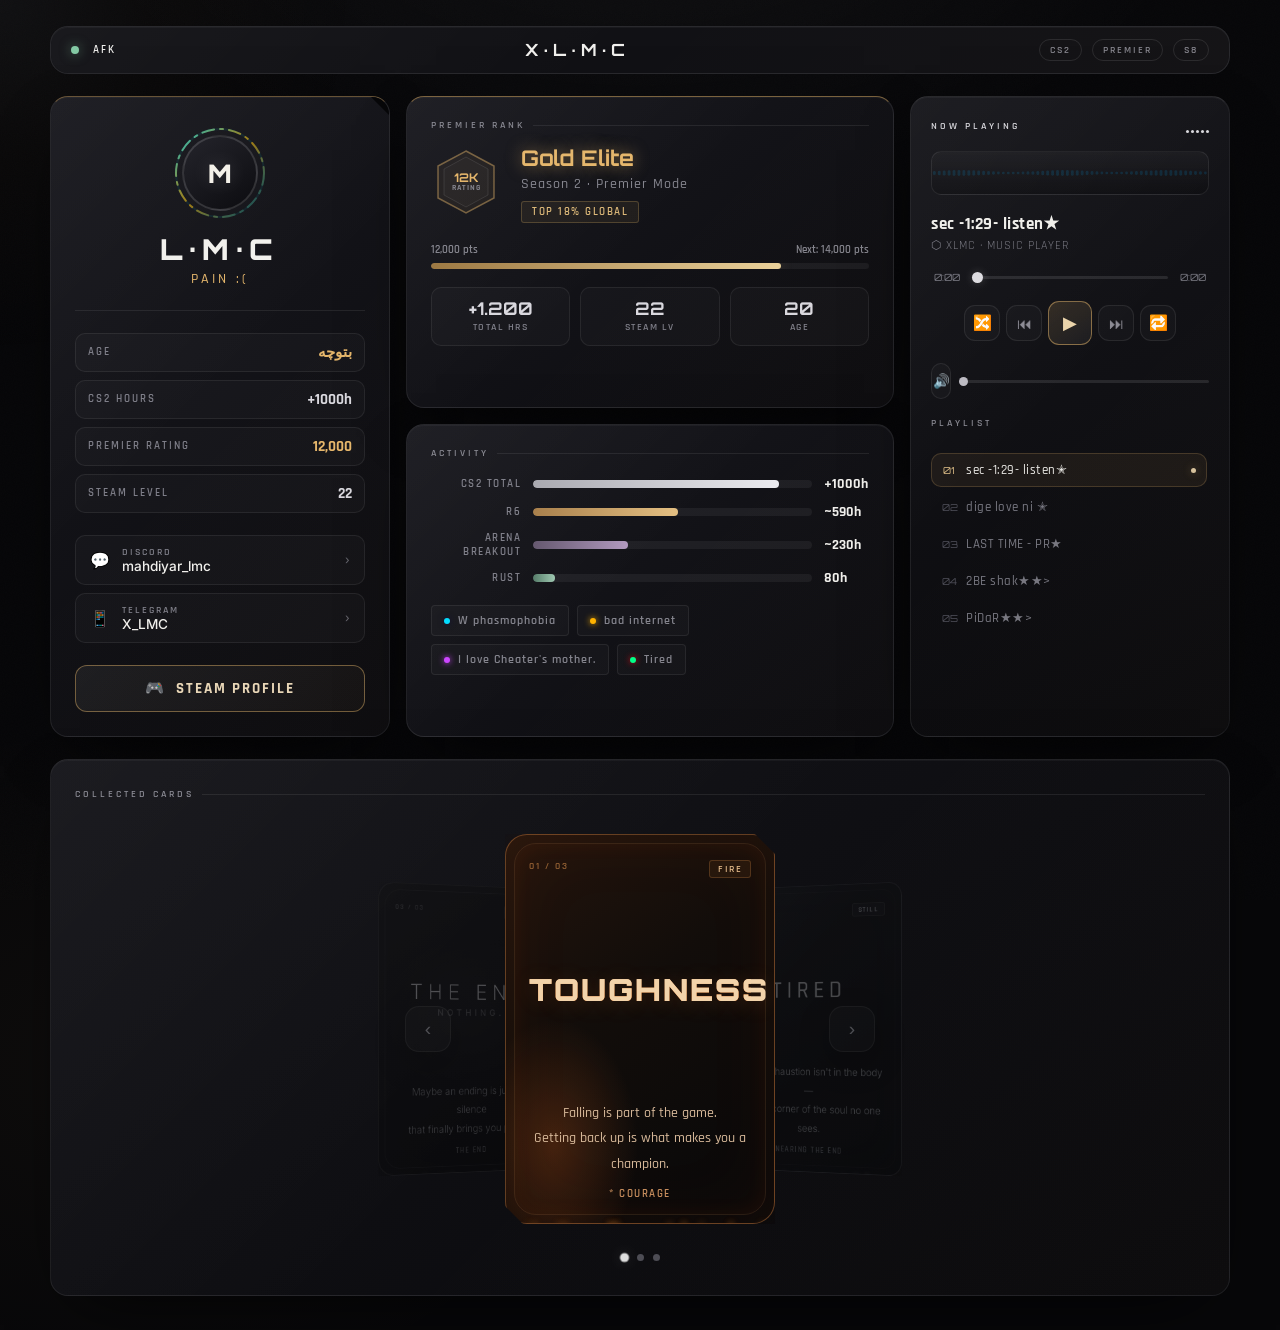
<file: index.html>
<!DOCTYPE html>
<html lang="fa">
<head>
  <meta charset="UTF-8">
  <meta name="viewport" content="width=device-width, initial-scale=1.0">
  <title>XLMC · PROFILE</title>
  <link rel="stylesheet" href="style.css">
</head>
<body>

<div class="bg-grid"></div>
<div class="bg-noise"></div>
<div class="spotlight" id="spotlight"></div>

<div class="site-wrap">


  <header class="topbar gpanel">
    <div class="topbar-left">
      <div class="status-dot"></div>
      <span class="status-text">AFK</span>
    </div>
    <div class="topbar-logo">X·L·M·C</div>
    <div class="topbar-right">
      <span class="hud-tag">CS2</span>
      <span class="hud-tag">PREMIER</span>
      <span class="hud-tag">S8</span>
    </div>
  </header>


  <main class="main-grid">


    <section class="hero-card gpanel corner-cut">


      <div class="avatar-zone">
        <div class="avatar-ring">

          <svg viewBox="0 0 96 96" fill="none" xmlns="http://www.w3.org/2000/svg">
            <circle cx="48" cy="48" r="44" stroke="rgba(0,220,255,0.08)" stroke-width="2"/>
            <circle cx="48" cy="48" r="44"
              stroke="url(#ag)"
              stroke-width="2"
              stroke-dasharray="12 6 3 6"
              stroke-linecap="round"/>
            <defs>
              <linearGradient id="ag" x1="0" y1="0" x2="96" y2="96" gradientUnits="userSpaceOnUse">
                <stop offset="0%" stop-color="#00dcff" stop-opacity="0.9"/>
                <stop offset="50%" stop-color="#ffb300" stop-opacity="0.6"/>
                <stop offset="100%" stop-color="#00dcff" stop-opacity="0.1"/>
              </linearGradient>
            </defs>
          </svg>
          <div class="avatar-inner">M</div>
        </div>
        <div class="handle-block">
          <div class="handle">L·M·C</div>
          <div class="handle-sub">Pain :(</div>
        </div>
      </div>


      <div class="stat-rows">
        <div class="stat-row">
          <span class="stat-row-label">Age</span>
          <span class="stat-row-val amber">بتوچه</span>
        </div>
        <div class="stat-row">
          <span class="stat-row-label">CS2 Hours</span>
          <span class="stat-row-val cyan">+1000h</span>
        </div>
        <div class="stat-row">
          <span class="stat-row-label">Premier Rating</span>
          <span class="stat-row-val amber">12,000</span>
        </div>
        <div class="stat-row">
          <span class="stat-row-label">Steam Level</span>
          <span class="stat-row-val cyan">22</span>
        </div>
      </div>

      <div class="social-links">
        <div class="social-link">
          <span class="social-icon">💬</span>
          <div class="social-info">
            <div class="social-platform">Discord</div>
            <div class="social-handle">mahdiyar_lmc</div>
          </div>
          <span class="social-arrow">›</span>
        </div>
        <div class="social-link">
          <span class="social-icon">📱</span>
          <div class="social-info">
            <div class="social-platform">Telegram</div>
            <div class="social-handle">X_LMC</div>
          </div>
          <span class="social-arrow">›</span>
        </div>
      </div>


      <a class="steam-btn" href="https://steamcommunity.com/id/M_LMC/" target="_blank" rel="noopener">
        <span>🎮</span>
        <span>Steam Profile</span>
      </a>

    </section>


    <section class="rank-panel gpanel">
      <div class="panel-eyebrow">Premier Rank</div>

      <div class="rank-main">

        <div class="rank-badge">
          <svg viewBox="0 0 70 70" fill="none" xmlns="http://www.w3.org/2000/svg">
            <polygon points="35,4 63,19 63,51 35,66 7,51 7,19"
              fill="rgba(255,179,0,0.08)"
              stroke="rgba(255,179,0,0.5)"
              stroke-width="1.5"/>
            <polygon points="35,10 57,22 57,48 35,60 13,48 13,22"
              fill="rgba(255,179,0,0.05)"
              stroke="rgba(255,179,0,0.2)"
              stroke-width="0.8"/>
          </svg>
          <div class="rank-badge-num">
            12K<br><small>RATING</small>
          </div>
        </div>

        <div class="rank-text-block">
          <div class="rank-title">Gold Elite</div>
          <div class="rank-subtitle">Season 2 · Premier Mode</div>
          <div class="rank-percentile">TOP 18% GLOBAL</div>
        </div>
      </div>


      <div class="progress-label">
        <span>12,000 pts</span>
        <span>Next: 14,000 pts</span>
      </div>
      <div class="progress-track">
        <div class="progress-fill" style="width:80%"></div>
      </div>


      <div class="kpi-row">
        <div class="kpi">
          <span class="kpi-num">+1.200</span>
          <span class="kpi-lbl">Total Hrs</span>
        </div>
        <div class="kpi">
          <span class="kpi-num">22</span>
          <span class="kpi-lbl">Steam Lv</span>
        </div>
        <div class="kpi">
          <span class="kpi-num">20</span>
          <span class="kpi-lbl">Age</span>
        </div>
      </div>
    </section>


    <section class="stats-panel gpanel">
      <div class="panel-eyebrow">Activity</div>

      <div class="bar-chart">
        <div class="bar-item">
          <span class="bar-name">CS2 Total</span>
          <div class="bar-track">
            <div class="bar-fill c1" style="width:88%"></div>
          </div>
          <span class="bar-val">+1000h</span>
        </div>
        <div class="bar-item">
          <span class="bar-name">R6</span>
          <div class="bar-track">
            <div class="bar-fill c2" style="width:52%"></div>
          </div>
          <span class="bar-val">~590h</span>
        </div>
        <div class="bar-item">
          <span class="bar-name">Arena Breakout</span>
          <div class="bar-track">
            <div class="bar-fill c3" style="width:34%"></div>
          </div>
          <span class="bar-val">~230h</span>
        </div>
        <div class="bar-item">
          <span class="bar-name">RUST</span>
          <div class="bar-track">
            <div class="bar-fill c4" style="width:8%"></div>
          </div>
          <span class="bar-val">80h</span>
        </div>
      </div>

      <div class="badge-grid">
        <div class="mbadge">
          <div class="mbadge-dot" style="background:#00dcff;box-shadow:0 0 6px #110d36"></div>
          W phasmophobia
        </div>
        <div class="mbadge">
          <div class="mbadge-dot" style="background:#ffb300;box-shadow:0 0 6px #ffb300"></div>
           bad internet
        </div>
        <div class="mbadge">
          <div class="mbadge-dot" style="background:#cc44ff;box-shadow:0 0 6px #cc44ff"></div>
          I love Cheater's mother.
        </div>
        <div class="mbadge">
          <div class="mbadge-dot" style="background:#00ff88;box-shadow:0 0 6px #db0b15"></div>
          Tired
        </div>
      </div>
    </section>


    <section class="player-col gpanel">


      <div class="np-header">
        <span class="np-label">Now Playing</span>
        <div class="eq-mini stopped" id="eqMini">
          <div class="eq-bar"></div>
          <div class="eq-bar"></div>
          <div class="eq-bar"></div>
          <div class="eq-bar"></div>
          <div class="eq-bar"></div>
        </div>
      </div>


      <div class="wave-container">
        <canvas id="waveCanvas"></canvas>
      </div>


      <div class="track-info">
        <div class="track-name" id="tName">BLOK3 - Napiyosun</div>
        <div class="track-meta" id="tMeta">⬡ XLMC · MUSIC PLAYER</div>
      </div>


      <div class="seek-row">
        <span class="time-label" id="curTime">0:00</span>
        <input type="range" class="seek-input" id="seekInput" value="0" step="0.1" min="0" max="100">
        <span class="time-label" id="durTime">0:00</span>
      </div>


      <div class="controls">
        <button class="ctrl" id="shuffBtn" title="Shuffle (S)">🔀</button>
        <button class="ctrl" id="prevBtn"  title="Previous (←)">⏮</button>
        <button class="ctrl play-btn" id="playBtn" title="Play/Pause (Space)">▶</button>
        <button class="ctrl" id="nextBtn"  title="Next (→)">⏭</button>
        <button class="ctrl" id="reptBtn"  title="Repeat (R)">🔁</button>
      </div>


      <div class="vol-row">
        <button class="ctrl vol-icon" id="muteBtn" title="Mute (M)">🔊</button>
        <input type="range" class="vol-input" id="volInput" min="0" max="1" step="0.02" value="0.7">
      </div>


      <div class="playlist-label">Playlist</div>
      <div class="playlist-scroll" id="pList"></div>

    </section>

  </main>


  <section class="cards-section gpanel" aria-label="Collected Cards">
    <div class="panel-eyebrow">Collected Cards</div>

    <div class="shelf-wrap">
      <button class="shelf-nav" id="cardPrev" aria-label="Previous card">‹</button>

      <div class="shelf-3d" id="shelf3d">

        <article class="mem-card theme-tough" data-pos="active" data-card="0">
          <div class="mem-card-inner">
            <div class="particle-layer"></div>
            <div class="mem-card-top">
              <span class="mem-card-count">01 / 03</span>
              <span class="mem-card-tag">FIRE</span>
            </div>
            <div class="mem-card-mid">
              <div class="mem-card-title">TOUGHNESS</div>
            </div>
            <div>
              <p class="mem-card-quote">Falling is part of the game.<br>Getting back up is what makes you a champion.</p>
              <div class="mem-card-note">* COURAGE</div>
            </div>
          </div>
        </article>

        <article class="mem-card theme-tired" data-pos="right" data-card="1">
          <div class="mem-card-inner">
            <div class="particle-layer"></div>
            <div class="mem-card-top">
              <span class="mem-card-count">02 / 03</span>
              <span class="mem-card-tag">STILL</span>
            </div>
            <div class="mem-card-mid">
              <div class="mem-card-title">TIRED</div>
            </div>
            <div>
              <p class="mem-card-quote">Some exhaustion isn't in the body —<br>it's in a corner of the soul no one sees.</p>
              <div class="mem-card-note">NEARING THE END</div>
            </div>
          </div>
        </article>

        <article class="mem-card theme-end" data-pos="hidden" data-card="2">
          <div class="mem-card-inner">
            <div class="particle-layer"></div>
            <div class="mem-card-top">
              <span class="mem-card-count">03 / 03</span>
              <span class="mem-card-tag">SILENCE</span>
            </div>
            <div class="mem-card-mid">
              <div class="mem-card-title">THE END</div>
              <div class="mem-card-subtitle">Nothing.</div>
            </div>
            <div>
              <p class="mem-card-quote">Maybe an ending is just the silence<br>that finally brings you peace.</p>
              <div class="mem-card-note">THE END</div>
            </div>
          </div>
        </article>

      </div>

      <button class="shelf-nav" id="cardNext" aria-label="Next card">›</button>
    </div>

    <div class="shelf-dots" id="shelfDots"></div>
  </section>

</div>

<script src="main.js"></script>
</body>
</html>
</file>
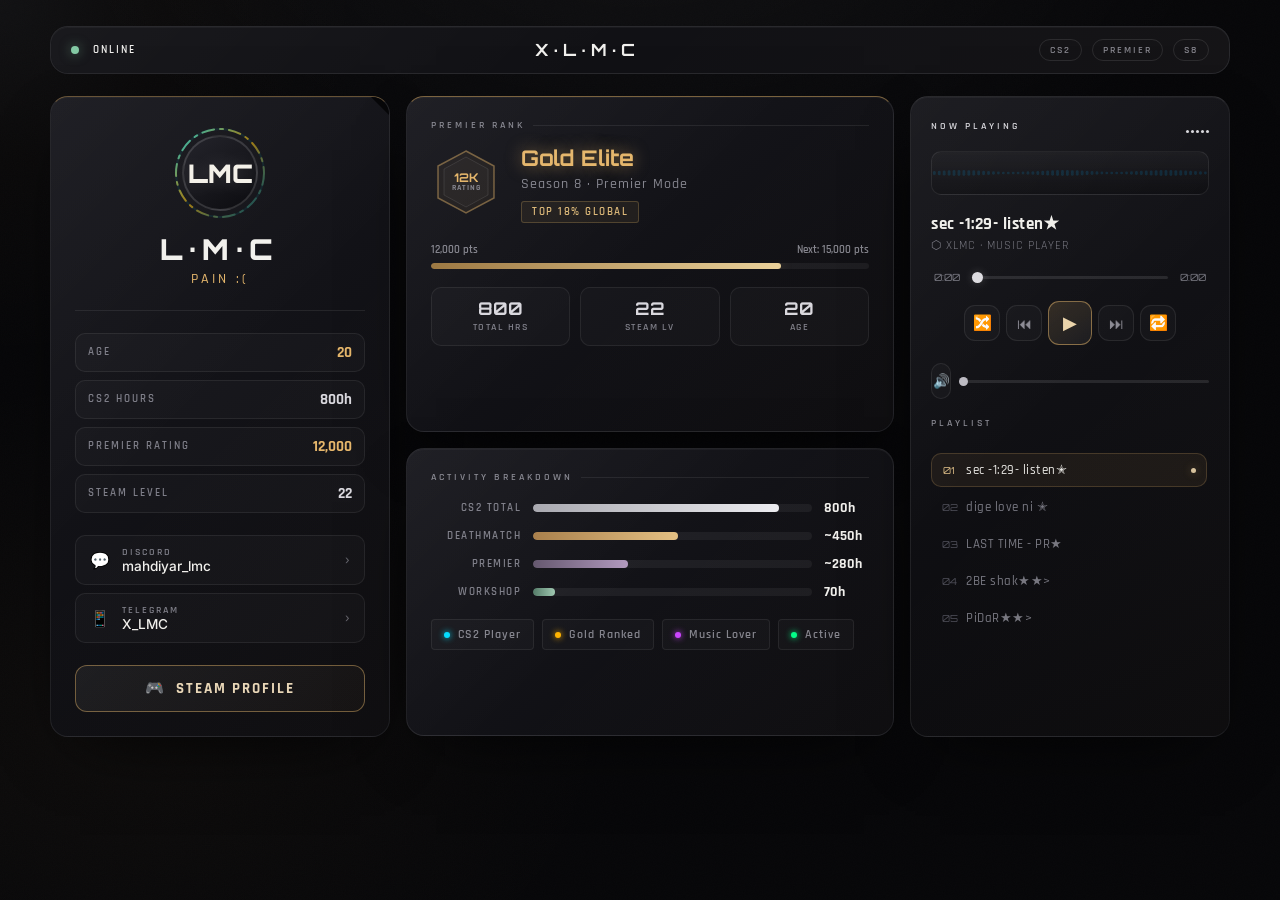
<file: xlmc_v2_index.html>
<!DOCTYPE html>
<html lang="fa">
<head>
  <meta charset="UTF-8">
  <meta name="viewport" content="width=device-width, initial-scale=1.0">
  <title>XLMC · PROFILE</title>
  <link rel="stylesheet" href="style.css">
</head>
<body>

<!-- BACKGROUND -->
<div class="bg-grid"></div>
<div class="bg-noise"></div>
<div class="spotlight" id="spotlight"></div>

<div class="site-wrap">

  <!-- ── TOP BAR ── -->
  <header class="topbar gpanel">
    <div class="topbar-left">
      <div class="status-dot"></div>
      <span class="status-text">ONLINE</span>
    </div>
    <div class="topbar-logo">X·L·M·C</div>
    <div class="topbar-right">
      <span class="hud-tag">CS2</span>
      <span class="hud-tag">PREMIER</span>
      <span class="hud-tag">S8</span>
    </div>
  </header>

  <!-- ── MAIN GRID ── -->
  <main class="main-grid">

    <!-- ════════ HERO CARD ════════ -->
    <section class="hero-card gpanel corner-cut">

      <!-- Avatar + Handle -->
      <div class="avatar-zone">
        <div class="avatar-ring">
          <!-- Spinning ring SVG -->
          <svg viewBox="0 0 96 96" fill="none" xmlns="http://www.w3.org/2000/svg">
            <circle cx="48" cy="48" r="44" stroke="rgba(0,220,255,0.08)" stroke-width="2"/>
            <circle cx="48" cy="48" r="44"
              stroke="url(#ag)"
              stroke-width="2"
              stroke-dasharray="12 6 3 6"
              stroke-linecap="round"/>
            <defs>
              <linearGradient id="ag" x1="0" y1="0" x2="96" y2="96" gradientUnits="userSpaceOnUse">
                <stop offset="0%" stop-color="#00dcff" stop-opacity="0.9"/>
                <stop offset="50%" stop-color="#ffb300" stop-opacity="0.6"/>
                <stop offset="100%" stop-color="#00dcff" stop-opacity="0.1"/>
              </linearGradient>
            </defs>
          </svg>
          <div class="avatar-inner">LMC</div>
        </div>
        <div class="handle-block">
          <div class="handle">L·M·C</div>
          <div class="handle-sub">Pain :(</div>
        </div>
      </div>

      <!-- Stat Rows -->
      <div class="stat-rows">
        <div class="stat-row">
          <span class="stat-row-label">Age</span>
          <span class="stat-row-val amber">20</span>
        </div>
        <div class="stat-row">
          <span class="stat-row-label">CS2 Hours</span>
          <span class="stat-row-val cyan">800h</span>
        </div>
        <div class="stat-row">
          <span class="stat-row-label">Premier Rating</span>
          <span class="stat-row-val amber">12,000</span>
        </div>
        <div class="stat-row">
          <span class="stat-row-label">Steam Level</span>
          <span class="stat-row-val cyan">22</span>
        </div>
      </div>

      <!-- Social Links -->
      <div class="social-links">
        <div class="social-link">
          <span class="social-icon">💬</span>
          <div class="social-info">
            <div class="social-platform">Discord</div>
            <div class="social-handle">mahdiyar_lmc</div>
          </div>
          <span class="social-arrow">›</span>
        </div>
        <div class="social-link">
          <span class="social-icon">📱</span>
          <div class="social-info">
            <div class="social-platform">Telegram</div>
            <div class="social-handle">X_LMC</div>
          </div>
          <span class="social-arrow">›</span>
        </div>
      </div>

      <!-- Steam CTA -->
      <a class="steam-btn" href="https://steamcommunity.com/id/M_LMC/" target="_blank" rel="noopener">
        <span>🎮</span>
        <span>Steam Profile</span>
      </a>

    </section><!-- /hero-card -->

    <!-- ════════ RANK PANEL ════════ -->
    <section class="rank-panel gpanel">
      <div class="panel-eyebrow">Premier Rank</div>

      <div class="rank-main">
        <!-- Hexagonal badge SVG -->
        <div class="rank-badge">
          <svg viewBox="0 0 70 70" fill="none" xmlns="http://www.w3.org/2000/svg">
            <polygon points="35,4 63,19 63,51 35,66 7,51 7,19"
              fill="rgba(255,179,0,0.08)"
              stroke="rgba(255,179,0,0.5)"
              stroke-width="1.5"/>
            <polygon points="35,10 57,22 57,48 35,60 13,48 13,22"
              fill="rgba(255,179,0,0.05)"
              stroke="rgba(255,179,0,0.2)"
              stroke-width="0.8"/>
          </svg>
          <div class="rank-badge-num">
            12K<br><small>RATING</small>
          </div>
        </div>

        <div class="rank-text-block">
          <div class="rank-title">Gold Elite</div>
          <div class="rank-subtitle">Season 8 · Premier Mode</div>
          <div class="rank-percentile">TOP 18% GLOBAL</div>
        </div>
      </div>

      <!-- Progress to next tier -->
      <div class="progress-label">
        <span>12,000 pts</span>
        <span>Next: 15,000 pts</span>
      </div>
      <div class="progress-track">
        <div class="progress-fill" style="width:80%"></div>
      </div>

      <!-- KPI Row -->
      <div class="kpi-row">
        <div class="kpi">
          <span class="kpi-num">800</span>
          <span class="kpi-lbl">Total Hrs</span>
        </div>
        <div class="kpi">
          <span class="kpi-num">22</span>
          <span class="kpi-lbl">Steam Lv</span>
        </div>
        <div class="kpi">
          <span class="kpi-num">20</span>
          <span class="kpi-lbl">Age</span>
        </div>
      </div>
    </section>

    <!-- ════════ STATS PANEL ════════ -->
    <section class="stats-panel gpanel">
      <div class="panel-eyebrow">Activity Breakdown</div>

      <div class="bar-chart">
        <div class="bar-item">
          <span class="bar-name">CS2 Total</span>
          <div class="bar-track">
            <div class="bar-fill c1" style="width:88%"></div>
          </div>
          <span class="bar-val">800h</span>
        </div>
        <div class="bar-item">
          <span class="bar-name">Deathmatch</span>
          <div class="bar-track">
            <div class="bar-fill c2" style="width:52%"></div>
          </div>
          <span class="bar-val">~450h</span>
        </div>
        <div class="bar-item">
          <span class="bar-name">Premier</span>
          <div class="bar-track">
            <div class="bar-fill c3" style="width:34%"></div>
          </div>
          <span class="bar-val">~280h</span>
        </div>
        <div class="bar-item">
          <span class="bar-name">Workshop</span>
          <div class="bar-track">
            <div class="bar-fill c4" style="width:8%"></div>
          </div>
          <span class="bar-val">70h</span>
        </div>
      </div>

      <div class="badge-grid">
        <div class="mbadge">
          <div class="mbadge-dot" style="background:#00dcff;box-shadow:0 0 6px #00dcff"></div>
          CS2 Player
        </div>
        <div class="mbadge">
          <div class="mbadge-dot" style="background:#ffb300;box-shadow:0 0 6px #ffb300"></div>
          Gold Ranked
        </div>
        <div class="mbadge">
          <div class="mbadge-dot" style="background:#cc44ff;box-shadow:0 0 6px #cc44ff"></div>
          Music Lover
        </div>
        <div class="mbadge">
          <div class="mbadge-dot" style="background:#00ff88;box-shadow:0 0 6px #00ff88"></div>
          Active
        </div>
      </div>
    </section>

    <!-- ════════ MUSIC PLAYER ════════ -->
    <section class="player-col gpanel">

      <!-- Header -->
      <div class="np-header">
        <span class="np-label">Now Playing</span>
        <div class="eq-mini stopped" id="eqMini">
          <div class="eq-bar"></div>
          <div class="eq-bar"></div>
          <div class="eq-bar"></div>
          <div class="eq-bar"></div>
          <div class="eq-bar"></div>
        </div>
      </div>

      <!-- Waveform -->
      <div class="wave-container">
        <canvas id="waveCanvas"></canvas>
      </div>

      <!-- Track Info -->
      <div class="track-info">
        <div class="track-name" id="tName">BLOK3 - Napiyosun</div>
        <div class="track-meta" id="tMeta">⬡ XLMC · MUSIC PLAYER</div>
      </div>

      <!-- Seek Bar -->
      <div class="seek-row">
        <span class="time-label" id="curTime">0:00</span>
        <input type="range" class="seek-input" id="seekInput" value="0" step="0.1" min="0" max="100">
        <span class="time-label" id="durTime">0:00</span>
      </div>

      <!-- Controls -->
      <div class="controls">
        <button class="ctrl" id="shuffBtn" title="Shuffle (S)">🔀</button>
        <button class="ctrl" id="prevBtn"  title="Previous (←)">⏮</button>
        <button class="ctrl play-btn" id="playBtn" title="Play/Pause (Space)">▶</button>
        <button class="ctrl" id="nextBtn"  title="Next (→)">⏭</button>
        <button class="ctrl" id="reptBtn"  title="Repeat (R)">🔁</button>
      </div>

      <!-- Volume -->
      <div class="vol-row">
        <button class="ctrl vol-icon" id="muteBtn" title="Mute (M)">🔊</button>
        <input type="range" class="vol-input" id="volInput" min="0" max="1" step="0.02" value="0.7">
      </div>

      <!-- Playlist -->
      <div class="playlist-label">Playlist</div>
      <div class="playlist-scroll" id="pList"></div>

    </section>

  </main><!-- /main-grid -->
</div><!-- /site-wrap -->

<script src="main.js"></script>
</body>
</html>
</file>
<file: style.css>
@import url('https://fonts.googleapis.com/css2?family=Rajdhani:wght@400;500;600;700&family=Orbitron:wght@400;600;700;900&family=Inter:wght@300;400;500&display=swap');


*, *::before, *::after { margin:0; padding:0; box-sizing:border-box; }

:root {
  --bg:        #050810;
  --bg2:       #080d18;
  --bg3:       #0c1220;
  --panel:     rgba(8,13,28,0.92);
  --border:    rgba(0,220,255,0.14);
  --border2:   rgba(0,220,255,0.28);
  --cyan:      #00dcff;
  --cyan-dim:  rgba(0,220,255,0.55);
  --cyan-glow: rgba(0,220,255,0.18);
  --amber:     #ffb300;
  --amber-dim: rgba(255,179,0,0.55);
  --amber-glow:rgba(255,179,0,0.18);
  --red:       #ff3c5a;
  --green:     #00ff88;
  --text:      #e8edf5;
  --muted:     #6a7a9a;
  --muted2:    #3a4a6a;
  --r:         6px;
  --r2:        12px;
  --depth:     0 22px 50px -22px rgba(0,0,0,0.65), 0 2px 0 0 rgba(255,255,255,0.02) inset;
}

body {
  background: var(--bg);
  color: var(--text);
  font-family: 'Inter', system-ui, sans-serif;
  min-height: 100vh;
  overflow-x: hidden;
}


@media (prefers-reduced-motion: reduce) {
  *, *::before, *::after {
    animation-duration: 0.001ms !important;
    animation-iteration-count: 1 !important;
    transition-duration: 0.001ms !important;
  }
}


.bg-grid {
  position: fixed; inset: 0; z-index: 0; pointer-events: none;
  background-image:
    linear-gradient(rgba(0,220,255,0.025) 1px, transparent 1px),
    linear-gradient(90deg, rgba(0,220,255,0.025) 1px, transparent 1px);
  background-size: 48px 48px;
  mask-image: radial-gradient(ellipse 80% 60% at 50% 40%, black 20%, transparent 80%);
}
.bg-noise {
  position: fixed; inset: 0; z-index: 0; pointer-events: none; opacity: 0.025;
  background-image: url("data:image/svg+xml,%3Csvg xmlns='http://www.w3.org/2000/svg' width='200' height='200'%3E%3Cfilter id='n'%3E%3CfeTurbulence type='fractalNoise' baseFrequency='0.9' numOctaves='4' stitchTiles='stitch'/%3E%3C/filter%3E%3Crect width='200' height='200' filter='url(%23n)'/%3E%3C/svg%3E");
}
.spotlight {
  position: fixed; width: 700px; height: 700px; border-radius: 50%;
  pointer-events: none; z-index: 1;
  background: radial-gradient(circle, rgba(0,180,255,0.06) 0%, transparent 65%);
  transform: translate(-50%,-50%);
  transition: opacity 0.15s;
}


.site-wrap {
  position: relative; z-index: 2;
  min-height: 100vh;
  padding: 24px 20px;
  display: flex; flex-direction: column; align-items: center; gap: 20px;
}


.topbar {
  width: 100%; max-width: 1180px;
  display: flex; align-items: center; justify-content: space-between;
  padding: 10px 20px;
  background: var(--panel);
  border: 1px solid var(--border);
  border-radius: var(--r2);
  backdrop-filter: blur(16px);
}
.topbar-left { display: flex; align-items: center; gap: 14px; }
.status-dot {
  width: 8px; height: 8px; border-radius: 50%;
  background: var(--green);
  box-shadow: 0 0 10px var(--green);
  animation: pulse 2s ease-in-out infinite;
}
@keyframes pulse { 0%,100%{opacity:1;transform:scale(1)} 50%{opacity:0.6;transform:scale(0.8)} }
.status-text { font-size: 11px; color: var(--green); font-family:'Rajdhani',sans-serif; letter-spacing:2px; font-weight:600; }
.topbar-logo {
  font-family: 'Orbitron', sans-serif;
  font-size: 1.05rem; font-weight: 700;
  color: var(--cyan);
  letter-spacing: 4px;
  text-shadow: 0 0 18px var(--cyan);
}
.topbar-right { display: flex; align-items: center; gap: 10px; }
.hud-tag {
  font-family: 'Rajdhani', sans-serif;
  font-size: 10px; font-weight: 600; letter-spacing: 2px;
  color: var(--muted);
  padding: 4px 10px;
  border: 1px solid var(--muted2);
  border-radius: 3px;
}


.main-grid {
  width: 100%; max-width: 1180px;
  display: grid;
  grid-template-columns: 340px 1fr 320px;
  grid-template-rows: auto auto;
  gap: 16px;
}


.gpanel {
  background: var(--panel);
  border: 1px solid var(--border);
  border-radius: var(--r2);
  backdrop-filter: blur(18px);
  overflow: hidden;
  position: relative;
  box-shadow: var(--depth);
  transition: transform 0.18s ease, box-shadow 0.18s ease;
  transform: perspective(1000px) rotateX(0deg) rotateY(0deg);
  will-change: transform;
}
.gpanel::before {
  content:''; position:absolute; inset:0; border-radius: var(--r2);
  background: linear-gradient(135deg, rgba(0,220,255,0.04) 0%, transparent 60%);
  pointer-events: none;
}
.gpanel.tilting { box-shadow: var(--depth), 0 0 32px rgba(0,220,255,0.08); }


.corner-cut {
  position: relative;
}
.corner-cut::after {
  content:'';
  position:absolute;
  top: 0; right: 0;
  width: 18px; height: 18px;
  background: var(--bg);
  clip-path: polygon(100% 0, 0 0, 100% 100%);
  pointer-events: none;
}


.hero-card {
  grid-column: 1;
  grid-row: 1 / 3;
  padding: 28px 24px 24px;
  display: flex; flex-direction: column; gap: 22px;
  border-top: 2px solid var(--cyan);
}

.avatar-zone {
  display: flex; flex-direction: column; align-items: center; gap: 14px;
  padding-bottom: 22px;
  border-bottom: 1px solid var(--border);
}
.avatar-ring {
  position: relative;
  width: 96px; height: 96px;
}
.avatar-ring svg {
  position: absolute; inset: 0; width: 100%; height: 100%;
  animation: spin 12s linear infinite;
  filter: drop-shadow(0 0 10px rgba(0,220,255,0.35));
}
@keyframes spin { to { transform: rotate(360deg); } }
.avatar-inner {
  position: absolute;
  inset: 10px;
  border-radius: 50%;
  background: linear-gradient(135deg, #0e1830 0%, #1a2a4a 100%);
  border: 2px solid rgba(0,220,255,0.3);
  display: flex; align-items: center; justify-content: center;
  font-family: 'Orbitron', sans-serif;
  font-size: 1.6rem; font-weight: 900;
  color: var(--cyan);
  text-shadow: 0 0 20px var(--cyan);
}

.handle-block { text-align: center; }
.handle {
  font-family: 'Orbitron', sans-serif;
  font-size: 1.8rem; font-weight: 900;
  letter-spacing: 6px;
  color: var(--text);
  text-shadow: 0 0 30px rgba(0,220,255,0.4);
  line-height: 1;
}
.handle-sub {
  font-family: 'Rajdhani', sans-serif;
  font-size: 0.85rem; font-weight: 500;
  color: var(--amber);
  letter-spacing: 3px;
  margin-top: 6px;
  text-transform: uppercase;
}


.stat-rows { display: flex; flex-direction: column; gap: 8px; }
.stat-row {
  display: flex; align-items: center; justify-content: space-between;
  padding: 9px 12px;
  background: rgba(0,220,255,0.03);
  border: 1px solid var(--border);
  border-radius: var(--r);
  transition: border-color 0.2s, background 0.2s;
}
.stat-row:hover { border-color: var(--border2); background: rgba(0,220,255,0.07); }
.stat-row-label {
  font-family: 'Rajdhani', sans-serif;
  font-size: 11px; font-weight: 600; letter-spacing: 2px;
  color: var(--muted); text-transform: uppercase;
}
.stat-row-val {
  font-family: 'Rajdhani', sans-serif;
  font-size: 0.95rem; font-weight: 700;
  color: var(--text);
}
.stat-row-val.cyan  { color: var(--cyan); }
.stat-row-val.amber { color: var(--amber); }


.social-links { display: flex; flex-direction: column; gap: 8px; }
.social-link {
  display: flex; align-items: center; gap: 12px;
  padding: 10px 14px;
  border: 1px solid var(--border);
  border-radius: var(--r);
  text-decoration: none;
  transition: 0.2s;
  background: rgba(0,0,0,0.2);
}
.social-link:hover { border-color: var(--cyan); background: rgba(0,220,255,0.06); }
.social-icon { font-size: 1rem; width: 20px; text-align: center; }
.social-info { flex: 1; min-width: 0; }
.social-platform {
  font-family: 'Rajdhani', sans-serif;
  font-size: 10px; font-weight: 600; letter-spacing: 2px;
  color: var(--muted); text-transform: uppercase;
}
.social-handle {
  font-size: 0.85rem; font-weight: 500; color: var(--text);
  white-space: nowrap; overflow: hidden; text-overflow: ellipsis;
}
.social-arrow { color: var(--muted); font-size: 0.75rem; }


.steam-btn {
  display: flex; align-items: center; justify-content: center; gap: 10px;
  padding: 13px 20px;
  background: linear-gradient(90deg, rgba(0,220,255,0.15), rgba(0,150,200,0.1));
  border: 1px solid var(--cyan);
  border-radius: var(--r);
  text-decoration: none;
  font-family: 'Rajdhani', sans-serif;
  font-size: 0.95rem; font-weight: 700; letter-spacing: 2px;
  color: var(--cyan);
  text-transform: uppercase;
  transition: 0.2s;
  position: relative;
  overflow: hidden;
}
.steam-btn::before {
  content:'';
  position:absolute; inset:0;
  background: linear-gradient(90deg, transparent, rgba(0,220,255,0.15), transparent);
  transform: translateX(-100%);
  transition: transform 0.5s;
}
.steam-btn:hover::before { transform: translateX(100%); }
.steam-btn:hover { box-shadow: 0 0 24px rgba(0,220,255,0.3); }


.rank-panel {
  grid-column: 2;
  grid-row: 1;
  padding: 22px 24px;
  border-top: 2px solid var(--amber);
}

.panel-eyebrow {
  font-family: 'Rajdhani', sans-serif;
  font-size: 10px; font-weight: 600; letter-spacing: 3px;
  color: var(--muted); text-transform: uppercase;
  margin-bottom: 16px;
  display: flex; align-items: center; gap: 8px;
}
.panel-eyebrow::after {
  content:''; flex:1; height:1px; background: var(--border);
}

.rank-main {
  display: flex; align-items: flex-start; gap: 20px;
  margin-bottom: 20px;
}
.rank-badge {
  width: 70px; height: 70px; flex-shrink: 0;
  position: relative;
}
.rank-badge svg { width:100%; height:100%; }
.rank-badge-num {
  position:absolute; inset:0;
  display:flex; flex-direction:column;
  align-items:center; justify-content:center;
  font-family:'Orbitron',sans-serif;
  font-size:0.75rem; font-weight:700;
  color: var(--amber);
  line-height:1.1;
}
.rank-badge-num small {
  font-size:8px; letter-spacing:1px;
  color: var(--muted); font-family:'Rajdhani',sans-serif;
}
.rank-text-block { flex:1; }
.rank-title {
  font-family: 'Orbitron', sans-serif;
  font-size: 1.35rem; font-weight: 700;
  color: var(--amber);
  text-shadow: 0 0 16px var(--amber-dim);
  line-height: 1;
}
.rank-subtitle {
  font-family: 'Rajdhani', sans-serif;
  font-size: 0.85rem; font-weight: 500; letter-spacing: 1px;
  color: var(--muted); margin-top: 6px;
}
.rank-percentile {
  display: inline-block; margin-top: 8px;
  padding: 3px 10px;
  background: rgba(255,179,0,0.1);
  border: 1px solid rgba(255,179,0,0.3);
  border-radius: 3px;
  font-family: 'Rajdhani', sans-serif;
  font-size: 11px; font-weight: 600; letter-spacing: 1.5px;
  color: var(--amber);
}


.progress-label {
  display: flex; justify-content: space-between;
  font-family: 'Rajdhani', sans-serif;
  font-size: 11px; font-weight: 600;
  color: var(--muted); margin-bottom: 6px;
}
.progress-track {
  height: 6px; background: rgba(255,255,255,0.06);
  border-radius: 10px; overflow: hidden; position: relative;
}
.progress-fill {
  height: 100%;
  background: linear-gradient(90deg, var(--amber), #ffdd55);
  border-radius: 10px;
  box-shadow: 0 0 12px rgba(255,179,0,0.5);
  animation: fillSlide 1.5s cubic-bezier(0.4,0,0.2,1) forwards;
}
@keyframes fillSlide { from {width:0} }


.kpi-row {
  display: grid; grid-template-columns: repeat(3,1fr);
  gap: 10px; margin-top: 18px;
}
.kpi {
  padding: 12px;
  background: rgba(0,0,0,0.3);
  border: 1px solid var(--border);
  border-radius: var(--r);
  text-align: center;
  transition: 0.2s;
}
.kpi:hover { border-color: var(--border2); }
.kpi-num {
  font-family: 'Orbitron', sans-serif;
  font-size: 1.1rem; font-weight: 700;
  color: var(--cyan);
  display: block; line-height: 1;
}
.kpi-lbl {
  font-family: 'Rajdhani', sans-serif;
  font-size: 10px; font-weight: 600; letter-spacing: 1.5px;
  color: var(--muted); text-transform: uppercase;
  display: block; margin-top: 4px;
}


.stats-panel {
  grid-column: 2;
  grid-row: 2;
  padding: 22px 24px;
  border-bottom: 2px solid rgba(0,220,255,0.4);
}


.bar-chart { display: flex; flex-direction: column; gap: 10px; }
.bar-item { display: flex; align-items: center; gap: 12px; }
.bar-name {
  font-family: 'Rajdhani', sans-serif;
  font-size: 11px; font-weight: 600; letter-spacing: 1.5px;
  color: var(--muted); text-transform: uppercase;
  width: 90px; flex-shrink: 0; text-align: right;
}
.bar-track {
  flex: 1; height: 8px;
  background: rgba(255,255,255,0.05);
  border-radius: 10px; overflow: hidden;
  position: relative;
}
.bar-fill {
  height: 100%; border-radius: 10px;
  animation: fillSlide 1.3s cubic-bezier(0.4,0,0.2,1) forwards;
}
.bar-fill.c1 { background: linear-gradient(90deg, var(--cyan), #66eeff); box-shadow: 0 0 10px rgba(0,220,255,0.4); }
.bar-fill.c2 { background: linear-gradient(90deg, var(--amber), #ffd055); box-shadow: 0 0 10px rgba(255,179,0,0.4); }
.bar-fill.c3 { background: linear-gradient(90deg, #cc44ff, #ee88ff); box-shadow: 0 0 10px rgba(204,68,255,0.4); }
.bar-fill.c4 { background: linear-gradient(90deg, #00ff88, #55ffaa); box-shadow: 0 0 10px rgba(0,255,136,0.4); }
.bar-val {
  font-family: 'Rajdhani', sans-serif;
  font-size: 0.85rem; font-weight: 700;
  color: var(--text); width: 45px; flex-shrink: 0;
}


.badge-grid {
  display: flex; gap: 8px; flex-wrap: wrap; margin-top: 18px;
}
.mbadge {
  display: flex; align-items: center; gap: 8px;
  padding: 7px 12px;
  background: rgba(0,0,0,0.3);
  border: 1px solid var(--border);
  border-radius: 4px;
  font-family: 'Rajdhani', sans-serif;
  font-size: 12px; font-weight: 600; letter-spacing: 1px;
  color: var(--muted);
  transition: 0.2s;
}
.mbadge:hover { border-color: var(--border2); color: var(--text); }
.mbadge-dot {
  width: 6px; height: 6px; border-radius: 50%; flex-shrink: 0;
}

.player-col {
  grid-column: 3;
  grid-row: 1 / 3;
  padding: 22px 20px 20px;
  display: flex; flex-direction: column; gap: 18px;
  border-top: 2px solid rgba(0,220,255,0.5);
  border-right: 1px solid rgba(0,220,255,0.1);
}


.np-header {
  display: flex; align-items: center; gap: 10px;
}
.np-label {
  font-family: 'Rajdhani', sans-serif;
  font-size: 10px; font-weight: 600; letter-spacing: 3px;
  color: var(--cyan); text-transform: uppercase;
}
.eq-mini {
  display: flex; align-items: flex-end; gap: 2px; height: 14px; margin-left: auto;
}
.eq-bar {
  width: 3px; background: var(--cyan); border-radius: 2px;
  animation: eqPulse 0.7s ease-in-out infinite alternate;
}
.eq-bar:nth-child(1) { animation-duration: 0.55s; }
.eq-bar:nth-child(2) { animation-duration: 0.75s; animation-delay: 0.1s; }
.eq-bar:nth-child(3) { animation-duration: 0.5s;  animation-delay: 0.2s; }
.eq-bar:nth-child(4) { animation-duration: 0.65s; animation-delay: 0.08s; }
.eq-bar:nth-child(5) { animation-duration: 0.45s; animation-delay: 0.15s; }
@keyframes eqPulse { from{height:3px} to{height:12px} }
.eq-mini.stopped .eq-bar { animation-play-state: paused; height: 3px; }


.wave-container {
  width: 100%; height: 44px;
  background: rgba(0,0,0,0.35);
  border: 1px solid var(--border);
  border-radius: var(--r);
  overflow: hidden;
}
#waveCanvas { display:block; width:100%; height:100%; }


.track-info {}
.track-name {
  font-family: 'Rajdhani', sans-serif;
  font-size: 1.05rem; font-weight: 700;
  color: var(--text);
  white-space: nowrap; overflow: hidden; text-overflow: ellipsis;
  letter-spacing: 0.5px;
}
.track-meta {
  font-size: 0.75rem; color: var(--muted);
  margin-top: 3px; letter-spacing: 1px;
  font-family: 'Rajdhani', sans-serif;
}


.seek-row {
  display: flex; align-items: center; gap: 9px;
}
.time-label {
  font-family: 'Orbitron', sans-serif;
  font-size: 0.62rem; color: var(--muted);
  min-width: 32px; text-align: center;
}
.seek-input {
  flex: 1; -webkit-appearance: none;
  height: 3px; background: rgba(0,220,255,0.15);
  border-radius: 10px; outline: none; cursor: pointer;
}
.seek-input::-webkit-slider-thumb {
  -webkit-appearance: none;
  width: 11px; height: 11px;
  background: var(--cyan);
  border-radius: 50%;
  box-shadow: 0 0 10px var(--cyan);
  transition: transform 0.15s;
}
.seek-input::-webkit-slider-thumb:hover { transform: scale(1.3); }


.controls {
  display: flex; align-items: center; justify-content: center; gap: 6px;
}
.ctrl {
  background: rgba(0,220,255,0.04);
  border: 1px solid var(--border);
  border-radius: var(--r);
  color: var(--muted);
  width: 36px; height: 36px;
  font-size: 0.95rem;
  display: flex; align-items: center; justify-content: center;
  cursor: pointer;
  transition: 0.15s;
}
.ctrl:hover { border-color: var(--cyan); color: var(--cyan); background: rgba(0,220,255,0.1); }
.ctrl.active { color: var(--cyan); border-color: var(--cyan); box-shadow: 0 0 12px rgba(0,220,255,0.25); }
.ctrl.play-btn {
  width: 44px; height: 44px; font-size: 1.1rem;
  background: rgba(0,220,255,0.1);
  border-color: var(--cyan);
  color: var(--cyan);
}
.ctrl.play-btn:hover { background: rgba(0,220,255,0.2); box-shadow: 0 0 20px rgba(0,220,255,0.3); }

/* last debug */
.vol-row {
  display: flex; align-items: center; gap: 8px;
}
.vol-icon { font-size: 0.85rem; color: var(--muted); width: 20px; text-align: center; cursor: pointer; }
.vol-input {
  flex: 1; -webkit-appearance: none;
  height: 3px; background: rgba(0,220,255,0.12);
  border-radius: 10px; outline: none; cursor: pointer;
}
.vol-input::-webkit-slider-thumb {
  -webkit-appearance: none; width:9px; height:9px;
  background: var(--cyan-dim); border-radius:50%;
}


.playlist-label {
  font-family: 'Rajdhani', sans-serif;
  font-size: 10px; font-weight: 600; letter-spacing: 3px;
  color: var(--muted); text-transform: uppercase;
  margin-bottom: 6px;
}
.playlist-scroll {
  flex: 1; overflow-y: auto;
  display: flex; flex-direction: column; gap: 3px;
  padding-right: 2px;
  max-height: 180px;
}
.playlist-scroll::-webkit-scrollbar { width: 3px; }
.playlist-scroll::-webkit-scrollbar-thumb { background: var(--border2); border-radius: 10px; }
.ptrack {
  display: flex; align-items: center; gap: 10px;
  padding: 8px 10px;
  border-radius: var(--r);
  cursor: pointer;
  transition: 0.15s;
  border: 1px solid transparent;
}
.ptrack:hover { background: rgba(0,220,255,0.05); border-color: var(--border); }
.ptrack.active {
  background: rgba(0,220,255,0.08);
  border-color: rgba(0,220,255,0.25);
}
.ptrack-num {
  font-family: 'Orbitron', sans-serif;
  font-size: 0.6rem; color: var(--muted2); width: 14px; text-align: center; flex-shrink: 0;
}
.ptrack.active .ptrack-num { color: var(--cyan); }
.ptrack-name {
  flex: 1; min-width: 0;
  font-size: 0.8rem; color: var(--muted);
  white-space: nowrap; overflow: hidden; text-overflow: ellipsis;
  font-family: 'Rajdhani', sans-serif; letter-spacing: 0.5px; font-weight: 500;
}
.ptrack.active .ptrack-name { color: var(--text); }
.ptrack-dot {
  width: 5px; height: 5px; border-radius: 50%;
  background: var(--cyan); flex-shrink: 0;
  opacity: 0; box-shadow: 0 0 8px var(--cyan);
}
.ptrack.active .ptrack-dot { opacity: 1; }


.cards-section {
  width: 100%; max-width: 1180px;
  padding: 24px 24px 30px;
  border-top: 2px solid rgba(0,220,255,0.35);
  display: flex; flex-direction: column; align-items: center;
}
.cards-section .panel-eyebrow { width: 100%; margin-bottom: 22px; }

.shelf-wrap {
  width: 100%;
  display: flex; align-items: center; justify-content: center;
  gap: 18px;
}
.shelf-nav {
  flex-shrink: 0;
  width: 40px; height: 40px;
  border-radius: 50%;
  border: 1px solid var(--border);
  background: rgba(0,220,255,0.04);
  color: var(--muted);
  font-size: 1.2rem;
  display: flex; align-items: center; justify-content: center;
  cursor: pointer;
  transition: 0.2s;
}
.shelf-nav:hover { color: var(--cyan); border-color: var(--cyan); background: rgba(0,220,255,0.1); box-shadow: 0 0 16px rgba(0,220,255,0.2); }

.shelf-3d {
  position: relative;
  width: 260px; height: 372px;
  perspective: 1500px;
  touch-action: pan-y;
}
.mem-card {
  position: absolute; inset: 0; margin: auto;
  width: 236px; height: 348px;
  transform-style: preserve-3d;
  transition: transform 0.65s cubic-bezier(0.22,0.9,0.32,1), opacity 0.5s ease, filter 0.5s ease;
  cursor: pointer;
}
.mem-card[data-pos="active"] { transform: translateX(0) translateZ(0) rotateY(0deg) scale(1); opacity: 1; z-index: 5; filter: none; pointer-events: auto; }
.mem-card[data-pos="left"]   { transform: translateX(-68%) translateZ(-160px) rotateY(30deg) scale(0.8); opacity: 0.5; z-index: 3; filter: brightness(0.6) blur(0.5px); pointer-events: auto; }
.mem-card[data-pos="right"]  { transform: translateX(68%) translateZ(-160px) rotateY(-30deg) scale(0.8); opacity: 0.5; z-index: 3; filter: brightness(0.6) blur(0.5px); pointer-events: auto; }
.mem-card[data-pos="hidden"] { transform: translateX(0) translateZ(-280px) scale(0.65); opacity: 0; z-index: 1; pointer-events: none; }

.mem-card-inner {
  position: absolute; inset: 0;
  border-radius: 16px;
  padding: 22px 20px 20px;
  display: flex; flex-direction: column; justify-content: space-between;
  overflow: hidden;
  border: 1px solid;
}


@property --frame-angle {
  syntax: '<angle>';
  inherits: false;
  initial-value: 0deg;
}
.mem-card-inner::before {
  content: '';
  position: absolute; inset: -3px;
  border-radius: inherit;
  padding: 2px;
  background: conic-gradient(from var(--frame-angle, 0deg), var(--frame-a, transparent), var(--frame-b, transparent), var(--frame-a, transparent));
  -webkit-mask: linear-gradient(#000 0 0) content-box, linear-gradient(#000 0 0);
  -webkit-mask-composite: xor;
          mask-composite: exclude;
  pointer-events: none;
  z-index: 0;
}

.mem-card-top {
  display: flex; align-items: flex-start; justify-content: space-between;
  position: relative; z-index: 2;
}
.mem-card-count {
  font-family: 'Rajdhani', sans-serif;
  font-size: 10px; font-weight: 600; letter-spacing: 2px;
}
.mem-card-tag {
  font-family: 'Rajdhani', sans-serif;
  font-size: 10px; font-weight: 600; letter-spacing: 1.5px;
  padding: 2px 8px; border-radius: 3px;
}

.mem-card-mid { position: relative; z-index: 2; text-align: center; }
.mem-card-title { line-height: 1; }
.mem-card-subtitle { margin-top: 6px; }

.mem-card-quote {
  position: relative; z-index: 2;
  text-align: center;
  font-size: 0.85rem;
  line-height: 1.9;
}
.mem-card-note {
  position: relative; z-index: 2;
  text-align: center;
  font-family: 'Rajdhani', sans-serif;
  font-size: 11px; font-weight: 600; letter-spacing: 1.5px;
  margin-top: 10px;
}

.particle-layer { position: absolute; inset: 0; overflow: hidden; pointer-events: none; z-index: 1; }
.p { position: absolute; top: 100%; border-radius: 50%; }


.theme-tough {
  clip-path: polygon(0 0, calc(100% - 14px) 0, 100% 14px, 100% 100%, 14px 100%, 0 calc(100% - 14px));
}
.theme-tough .mem-card-inner {
  background: linear-gradient(160deg, #2a0d05 0%, #160502 60%, #0d0301 100%);
  border-color: rgba(255,120,30,0.55);
  box-shadow: 0 0 60px rgba(255,80,0,0.32), inset 0 0 70px rgba(255,60,0,0.1);
  animation: toughFlicker 2.6s ease-in-out infinite;
  --frame-a: #ff6a00;
  --frame-b: #ffe6b8;
}
.theme-tough .mem-card-inner::before {
  animation: frameSpin 2.8s linear infinite, frameGlowTough 2.6s ease-in-out infinite;
}
@keyframes frameSpin { to { --frame-angle: 360deg; } }
@keyframes frameGlowTough { 0%,100% { filter: drop-shadow(0 0 6px rgba(255,110,0,0.5)); } 50% { filter: drop-shadow(0 0 14px rgba(255,150,40,0.8)); } }
@keyframes toughFlicker {
  0%,100% { box-shadow: 0 0 56px rgba(255,80,0,0.3), inset 0 0 66px rgba(255,60,0,0.1); }
  50%     { box-shadow: 0 0 74px rgba(255,120,0,0.42), inset 0 0 80px rgba(255,90,0,0.16); }
}
.theme-tough .mem-card-count { color: rgba(255,170,90,0.7); }
.theme-tough .mem-card-tag { color: #ffb37a; background: rgba(255,110,0,0.12); border: 1px solid rgba(255,140,40,0.35); }
.theme-tough .mem-card-title {
  font-family: 'Orbitron', sans-serif;
  font-size: 1.9rem; font-weight: 900;
  letter-spacing: 2px;
  background: linear-gradient(180deg, #ffd9a8, #ff7a1a 70%);
  -webkit-background-clip: text; background-clip: text; color: transparent;
  text-shadow: 0 0 26px rgba(255,110,0,0.35);
}
.theme-tough .mem-card-quote { color: #ffd7b0; font-family: 'Rajdhani', sans-serif; font-weight: 500; }
.theme-tough .mem-card-note { color: #ff9a4d; }
.theme-tough .p { background: radial-gradient(circle, #ffcf8a 0%, #ff7a1a 60%, transparent 100%); animation: emberRise linear infinite; box-shadow: 0 0 6px rgba(255,140,40,0.8); }
@keyframes emberRise {
  0%   { transform: translateY(0) translateX(0); opacity: 0; }
  10%  { opacity: 0.9; }
  100% { transform: translateY(-370px) translateX(14px); opacity: 0; }
}


.theme-tired .mem-card-inner {
  border-radius: 18px;
  background: linear-gradient(160deg, #0d1826 0%, #070c15 70%, #05080f 100%);
  border-color: rgba(130,160,200,0.32);
  box-shadow: 0 0 34px rgba(110,150,200,0.16);
  animation: tiredBreathe 4.6s ease-in-out infinite;
  --frame-angle: 220deg;
  --frame-a: rgba(140,175,215,0.65);
  --frame-b: rgba(60,80,110,0.08);
}
.theme-tired .mem-card-inner::before {
  animation: frameBreathe 4.6s ease-in-out infinite;
}
@keyframes frameBreathe { 0%,100% { opacity: 0.35; } 50% { opacity: 0.95; } }
@keyframes tiredBreathe {
  0%,100% { box-shadow: 0 0 30px rgba(110,150,200,0.14); transform: scale(1); }
  50%     { box-shadow: 0 0 46px rgba(140,175,210,0.26); transform: scale(1.01); }
}
.theme-tired .mem-card-count { color: rgba(150,175,205,0.65); }
.theme-tired .mem-card-tag { color: #a9c3de; background: rgba(120,150,190,0.1); border: 1px solid rgba(140,165,200,0.28); }
.theme-tired .mem-card-title {
  font-family: 'Rajdhani', sans-serif;
  font-size: 2rem; font-weight: 600;
  letter-spacing: 5px;
  color: #cfe0f2;
  text-shadow: 0 0 20px rgba(140,175,215,0.35);
}
.theme-tired .mem-card-quote { color: #9fb4cc; font-weight: 400; }
.theme-tired .mem-card-note { color: #7f9ab8; }
.theme-tired .p { background: rgba(190,210,230,0.6); box-shadow: 0 0 5px rgba(190,210,230,0.5); animation: dustDrift ease-in-out infinite; }
@keyframes dustDrift {
  0%   { transform: translateY(0) translateX(0); opacity: 0; }
  15%  { opacity: 0.55; }
  50%  { transform: translateY(-160px) translateX(-10px); }
  85%  { opacity: 0.3; }
  100% { transform: translateY(-330px) translateX(6px); opacity: 0; }
}


.theme-end .mem-card-inner {
  border-radius: 22px;
  background: linear-gradient(160deg, #14151a 0%, #0a0a0d 70%, #050505 100%);
  border-color: rgba(230,230,235,0.16);
  box-shadow: 0 0 26px rgba(220,220,230,0.08);
  --frame-angle: 90deg;
  --frame-a: rgba(255,255,255,0.4);
  --frame-b: rgba(255,255,255,0.02);
}
.theme-end .mem-card-inner::before {
  animation: frameFade 7s ease-in-out infinite;
}
@keyframes frameFade { 0%,100% { opacity: 0.18; } 50% { opacity: 0.5; } }
.theme-end .mem-card-count { color: rgba(200,200,208,0.55); }
.theme-end .mem-card-tag { color: #cfcfd8; background: rgba(255,255,255,0.05); border: 1px solid rgba(255,255,255,0.14); }
.theme-end .mem-card-title {
  font-family: 'Inter', sans-serif;
  font-size: 1.7rem; font-weight: 300;
  letter-spacing: 7px;
  color: #eceef2;
  text-shadow: 0 0 22px rgba(255,255,255,0.2);
}
.theme-end .mem-card-subtitle {
  font-family: 'Rajdhani', sans-serif;
  font-size: 0.75rem; font-weight: 500; letter-spacing: 3px;
  color: rgba(220,220,228,0.4); text-transform: uppercase;
}
.theme-end .mem-card-quote { color: rgba(220,222,230,0.75); font-weight: 300; }
.theme-end .mem-card-note { color: rgba(200,202,212,0.55); }
.theme-end .p { background: rgba(235,235,240,0.55); box-shadow: 0 0 5px rgba(235,235,240,0.4); animation: snowFall linear infinite; }
@keyframes snowFall {
  0%   { transform: translateY(0) translateX(0); opacity: 0; }
  10%  { opacity: 0.6; }
  50%  { transform: translateX(8px); }
  100% { transform: translateY(-390px) translateX(-6px); opacity: 0; }
}

.shelf-dots { display: flex; gap: 9px; margin-top: 20px; }
.shelf-dot {
  width: 7px; height: 7px; border-radius: 50%;
  background: var(--muted2);
  border: none; cursor: pointer; padding: 0;
  transition: 0.2s;
}
.shelf-dot.active { background: var(--cyan); box-shadow: 0 0 10px var(--cyan); transform: scale(1.3); }

@media (max-width: 600px) {
  .shelf-3d { width: 220px; height: 330px; }
  .mem-card { width: 200px; height: 306px; }
  .shelf-nav { width: 34px; height: 34px; }
}


@media (max-width: 1100px) {
  .main-grid {
    grid-template-columns: 300px 1fr 280px;
  }
}
@media (max-width: 900px) {
  .main-grid {
    grid-template-columns: 1fr 1fr;
    grid-template-rows: auto;
  }
  .hero-card  { grid-column: 1; grid-row: 1; }
  .rank-panel { grid-column: 2; grid-row: 1; }
  .stats-panel{ grid-column: 1 / 3; grid-row: 2; }
  .player-col { grid-column: 1 / 3; grid-row: 3; }
}
@media (max-width: 600px) {
  .main-grid {
    grid-template-columns: 1fr;
  }
  .hero-card, .rank-panel, .stats-panel, .player-col {
    grid-column: 1; grid-row: auto;
  }
  .topbar-logo { font-size: 0.85rem; }
  .kpi-row { grid-template-columns: repeat(3,1fr); }
}



:root {
  --bg: #070709;
  --bg2: #0d0d11;
  --bg3: #141419;
  --panel: rgba(17,17,22,.94);
  --panel-solid: #111116;
  --border: rgba(255,255,255,.09);
  --border2: rgba(255,255,255,.18);
  --cyan: #d8d8df;
  --cyan-dim: rgba(216,216,223,.65);
  --cyan-glow: rgba(216,216,223,.12);
  --amber: #e5b66b;
  --amber-dim: rgba(229,182,107,.55);
  --amber-glow: rgba(229,182,107,.12);
  --red: #d95c68;
  --green: #7fc7a1;
  --text: #f1f0ed;
  --muted: #85858e;
  --muted2: #4e4e58;
  --r: 10px;
  --r2: 18px;
  --depth: 0 24px 70px -30px rgba(0,0,0,.9), 0 1px 0 rgba(255,255,255,.04) inset;
}

body {
  background:
    radial-gradient(900px 500px at 50% -10%, rgba(255,255,255,.045), transparent 65%),
    radial-gradient(700px 500px at 10% 80%, rgba(229,182,107,.035), transparent 70%),
    #070709;
  font-family: Inter, system-ui, sans-serif;
}

.bg-grid {
  opacity: .16;
  background-image:
    linear-gradient(rgba(255,255,255,.018) 1px, transparent 1px),
    linear-gradient(90deg, rgba(255,255,255,.018) 1px, transparent 1px);
  background-size: 54px 54px;
  mask-image: linear-gradient(to bottom, black, transparent 92%);
}
.bg-noise { opacity: .018; }
.spotlight {
  width: 760px; height: 760px;
  background: radial-gradient(circle, rgba(255,255,255,.045), rgba(229,182,107,.018) 30%, transparent 68%);
}

.site-wrap { gap: 22px; padding: 26px 20px 34px; }

.gpanel {
  background: linear-gradient(145deg, rgba(25,25,31,.96), rgba(12,12,16,.97));
  border: 1px solid rgba(255,255,255,.085);
  border-radius: 18px;
  backdrop-filter: blur(22px) saturate(.8);
  box-shadow: var(--depth);
  transition: transform .22s ease, box-shadow .22s ease, border-color .22s ease;
}
.gpanel::before {
  background: linear-gradient(135deg, rgba(255,255,255,.035), transparent 48%, rgba(229,182,107,.018));
}
.gpanel:hover { border-color: rgba(255,255,255,.13); }
.gpanel.tilting { box-shadow: var(--depth), 0 18px 60px rgba(0,0,0,.35); }

.topbar {
  padding: 12px 20px;
  background: rgba(18,18,22,.96);
  border-color: rgba(255,255,255,.1);
}
.status-dot { background: var(--green); box-shadow: 0 0 12px rgba(127,199,161,.55); }
.status-text, .topbar-logo { color: var(--text); text-shadow: none; }
.topbar-logo { font-family: Orbitron, sans-serif; letter-spacing: 5px; }
.hud-tag { color: #85858e; border-color: rgba(255,255,255,.1); border-radius: 999px; }

.hero-card, .rank-panel, .stats-panel, .player-col {
  border-top: 1px solid rgba(255,255,255,.09);
}
.hero-card { border-top-color: rgba(229,182,107,.42); }
.rank-panel { border-top-color: rgba(229,182,107,.5); }
.stats-panel { border-bottom-color: rgba(255,255,255,.1); }
.player-col { border-top-color: rgba(255,255,255,.12); border-right-color: rgba(255,255,255,.06); }

.avatar-ring svg { filter: drop-shadow(0 0 12px rgba(255,255,255,.12)); }
.avatar-inner {
  background: linear-gradient(145deg,#24242b,#0c0c10);
  border-color: rgba(255,255,255,.14);
  color: #f4f1e9;
  text-shadow: 0 0 20px rgba(255,255,255,.18);
}
.handle { text-shadow: none; color: #f2f1ed; }
.handle-sub { color: var(--amber); }
.avatar-zone { border-bottom-color: rgba(255,255,255,.08); }

.stat-row, .kpi, .mbadge, .social-link {
  background: rgba(255,255,255,.025);
  border-color: rgba(255,255,255,.07);
}
.stat-row:hover, .kpi:hover, .mbadge:hover { border-color: rgba(255,255,255,.16); background: rgba(255,255,255,.045); }
.stat-row-label, .social-platform, .kpi-lbl, .bar-name { color: #7e7e88; }
.stat-row-val.cyan, .kpi-num { color: #d9d8de; }
.stat-row-val.amber, .rank-title { color: var(--amber); }
.social-link:hover { border-color: rgba(229,182,107,.35); background: rgba(229,182,107,.045); }
.social-arrow { color: #66666f; }

.steam-btn {
  background: linear-gradient(135deg, rgba(255,255,255,.06), rgba(229,182,107,.035));
  border-color: rgba(229,182,107,.45);
  color: #e8d6b7;
  border-radius: 12px;
}
.steam-btn::before { background: linear-gradient(90deg, transparent, rgba(255,255,255,.1), transparent); }
.steam-btn:hover { box-shadow: 0 14px 35px rgba(0,0,0,.35), 0 0 22px rgba(229,182,107,.12); }

.panel-eyebrow { color: #85858e; }
.panel-eyebrow::after { background: rgba(255,255,255,.08); }
.rank-badge svg polygon:first-child { fill: rgba(229,182,107,.055); stroke: rgba(229,182,107,.45); }
.rank-badge svg polygon:last-child { fill: rgba(255,255,255,.018); stroke: rgba(255,255,255,.12); }
.rank-badge-num { color: var(--amber); }
.rank-percentile { background: rgba(229,182,107,.07); border-color: rgba(229,182,107,.24); color: #dcb878; }
.progress-track, .bar-track { background: rgba(255,255,255,.055); }
.progress-fill { background: linear-gradient(90deg,#9d7943,#ead19a); box-shadow: 0 0 14px rgba(229,182,107,.22); }
.bar-fill.c1 { background: linear-gradient(90deg,#a9a9b0,#ececf0); box-shadow: none; }
.bar-fill.c2 { background: linear-gradient(90deg,#a9804c,#e4c083); box-shadow: none; }
.bar-fill.c3 { background: linear-gradient(90deg,#65586f,#b29abf); box-shadow: none; }
.bar-fill.c4 { background: linear-gradient(90deg,#557c69,#9fc8b1); box-shadow: none; }

.player-col { background: linear-gradient(160deg, rgba(22,22,27,.98), rgba(10,10,13,.98)); }
.np-label { color: #d6d5da; }
.eq-bar { background: #d9d8dd; }
.wave-container {
  background: linear-gradient(180deg, rgba(255,255,255,.035), rgba(0,0,0,.22));
  border-color: rgba(255,255,255,.08);
}
.track-name { color: #f0efeb; }
.track-meta, .time-label { color: #777780; }
.seek-input { background: rgba(255,255,255,.1); }
.seek-input::-webkit-slider-thumb { background: #dddce1; box-shadow: 0 0 10px rgba(255,255,255,.18); }
.vol-input { background: rgba(255,255,255,.1); }
.vol-input::-webkit-slider-thumb { background: #bcbac2; }
.ctrl {
  background: rgba(255,255,255,.025);
  border-color: rgba(255,255,255,.08);
  color: #8c8b94;
  border-radius: 11px;
}
.ctrl:hover { border-color: rgba(255,255,255,.22); color: #f1f0ed; background: rgba(255,255,255,.07); }
.ctrl.active { color: #e7d3ad; border-color: rgba(229,182,107,.45); box-shadow: 0 0 16px rgba(229,182,107,.08); }
.ctrl.play-btn { background: linear-gradient(145deg, rgba(229,182,107,.16), rgba(255,255,255,.05)); border-color: rgba(229,182,107,.5); color: #ead3aa; }
.ctrl.play-btn:hover { background: rgba(229,182,107,.18); box-shadow: 0 0 24px rgba(229,182,107,.12); }
.playlist-scroll::-webkit-scrollbar-thumb { background: rgba(255,255,255,.14); }
.ptrack:hover { background: rgba(255,255,255,.04); border-color: rgba(255,255,255,.08); }
.ptrack.active { background: rgba(229,182,107,.065); border-color: rgba(229,182,107,.2); }
.ptrack.active .ptrack-num { color: #dfbf88; }
.ptrack-name { color: #777780; }
.ptrack.active .ptrack-name { color: #e9e8e4; }
.ptrack-dot { background: #d7c29d; box-shadow: 0 0 9px rgba(229,182,107,.35); }


.cards-section {
  padding: 28px 24px 34px;
  border-top: 1px solid rgba(255,255,255,.1);
  background: linear-gradient(150deg, rgba(20,20,25,.98), rgba(9,9,12,.99));
}
.cards-section .panel-eyebrow { margin-bottom: 24px; }
.shelf-wrap { gap: 24px; }
.shelf-3d { width: 330px; height: 410px; perspective: 1800px; }
.mem-card { width: 270px; height: 390px; }
.mem-card-inner {
  padding: 25px 23px 22px;
  border-radius: 22px;
  border-width: 1px;
  isolation: isolate;
  box-shadow: 0 28px 70px rgba(0,0,0,.45);
}
.mem-card-inner::after {
  content:'';
  position:absolute; inset: 8px;
  border-radius: inherit;
  border: 1px solid rgba(255,255,255,.06);
  pointer-events:none;
  z-index:0;
}
.mem-card-top, .mem-card-mid, .mem-card-quote, .mem-card-note { position:relative; z-index:3; }
.mem-card-count { opacity:.72; }
.mem-card-tag { backdrop-filter: blur(8px); }
.mem-card-quote { font-size:.86rem; line-height:1.85; }


.theme-tough { clip-path: polygon(0 0, calc(100% - 20px) 0, 100% 20px, 100% 100%, 18px 100%, 0 calc(100% - 18px)); }
.theme-tough .mem-card-inner {
  background:
    radial-gradient(120px 180px at 18% 80%, rgba(255,115,35,.22), transparent 70%),
    linear-gradient(145deg,#24150d 0%,#120d0a 42%,#080809 100%);
  border-color: rgba(196,120,60,.48);
  box-shadow: 0 26px 70px rgba(0,0,0,.6), inset 0 0 80px rgba(255,100,20,.055), 0 0 28px rgba(206,106,45,.08);
  --frame-a:#d89a5b; --frame-b:#fff0cf;
}
.theme-tough .mem-card-inner::before {
  animation: frameSpin 3.8s linear infinite;
  opacity:.85;
}
.theme-tough .mem-card-inner::after { border-color: rgba(232,163,99,.12); box-shadow: inset 0 0 20px rgba(255,105,30,.06); }
.theme-tough .mem-card-title { font-family: Orbitron,sans-serif; font-size:1.9rem; letter-spacing:2px; color:#f2d3aa; text-shadow:0 3px 22px rgba(224,125,54,.2); }
.theme-tough .mem-card-quote { color:#d6b899; font-family:Rajdhani,sans-serif; }
.theme-tough .mem-card-note { color:#c68d5d; }
.theme-tough .mem-card-tag { color:#e1b989; background:rgba(180,105,45,.1); border-color:rgba(220,145,78,.24); }
.theme-tough .p { background: radial-gradient(circle,#fff0c8 0%,#db7131 45%,transparent 75%); }


.theme-tired .mem-card-inner {
  background:
    linear-gradient(135deg, rgba(255,255,255,.045), transparent 35%),
    linear-gradient(150deg,#181a1e,#0d0e11 62%,#090a0d);
  border-color: rgba(174,180,190,.25);
  box-shadow: 0 28px 70px rgba(0,0,0,.58), inset 0 0 70px rgba(180,190,205,.025);
  --frame-a:rgba(220,225,232,.55); --frame-b:rgba(95,100,110,.05);
}
.theme-tired .mem-card-inner::before { animation: frameBreathe 4.8s ease-in-out infinite; }
.theme-tired .mem-card-inner::after { border-color:rgba(255,255,255,.045); }
.theme-tired .mem-card-title { font-family:Rajdhani,sans-serif; font-size:2.15rem; font-weight:500; letter-spacing:7px; color:#d6d8dc; text-shadow:0 8px 30px rgba(255,255,255,.08); }
.theme-tired .mem-card-quote { color:#a5a8ae; font-family:Inter,sans-serif; font-weight:350; }
.theme-tired .mem-card-note { color:#777b83; }
.theme-tired .mem-card-tag { color:#b8bdc6; background:rgba(255,255,255,.035); border-color:rgba(255,255,255,.1); }
.theme-tired .p { background:rgba(220,225,232,.55); box-shadow:0 0 7px rgba(220,225,232,.28); }


.theme-end .mem-card-inner {
  background:
    radial-gradient(180px 150px at 50% 45%, rgba(255,255,255,.035), transparent 72%),
    linear-gradient(145deg,#19191c 0%,#0d0d10 56%,#050506 100%);
  border-color: rgba(255,255,255,.14);
  box-shadow: 0 34px 85px rgba(0,0,0,.72), inset 0 0 90px rgba(255,255,255,.018);
  --frame-a:rgba(255,255,255,.72); --frame-b:rgba(255,255,255,.015);
}
.theme-end .mem-card-inner::before {
  animation: endFrame 9s ease-in-out infinite;
}
@keyframes endFrame { 0%,100%{opacity:.14;filter:blur(.2px)} 50%{opacity:.62;filter:blur(0)} }
.theme-end .mem-card-inner::after { border-color:rgba(255,255,255,.08); }
.theme-end .mem-card-title { font-family:Inter,sans-serif; font-size:1.75rem; font-weight:250; letter-spacing:9px; color:#efeff1; text-shadow:0 0 28px rgba(255,255,255,.1); }
.theme-end .mem-card-subtitle { font-family:Inter,sans-serif; color:rgba(235,235,238,.36); letter-spacing:5px; }
.theme-end .mem-card-quote { color:rgba(220,221,225,.7); font-family:Inter,sans-serif; font-weight:300; }
.theme-end .mem-card-note { color:rgba(220,220,225,.45); }
.theme-end .mem-card-tag { color:#d8d8dc; background:rgba(255,255,255,.035); border-color:rgba(255,255,255,.12); }
.theme-end .p { background:rgba(255,255,255,.55); box-shadow:0 0 7px rgba(255,255,255,.22); }

.shelf-nav {
  width:46px; height:46px;
  border-radius:14px;
  background:rgba(255,255,255,.035);
  border-color:rgba(255,255,255,.09);
  color:#92929a;
  box-shadow:0 12px 30px rgba(0,0,0,.28);
}
.shelf-nav:hover { color:#eee; border-color:rgba(255,255,255,.22); background:rgba(255,255,255,.07); box-shadow:0 15px 35px rgba(0,0,0,.38); }
.shelf-dot { background:#4c4c54; }
.shelf-dot.active { background:#ddd; box-shadow:0 0 12px rgba(255,255,255,.18); }


.cards-section, .cards-section * { --component-scope: cards; }
.cards-section .mem-card { contain: layout paint style; }

@media (max-width: 900px) {
  .shelf-3d { width:290px; }
  .mem-card { width:250px; height:370px; }
}
@media (max-width: 600px) {
  .shelf-wrap { gap:10px; }
  .shelf-3d { width:230px; height:340px; }
  .mem-card { width:210px; height:318px; }
  .mem-card-inner { padding:20px 17px 18px; }
  .mem-card-title { transform:scale(.92); }
  .mem-card-quote { font-size:.76rem; line-height:1.7; }
}
</file>
